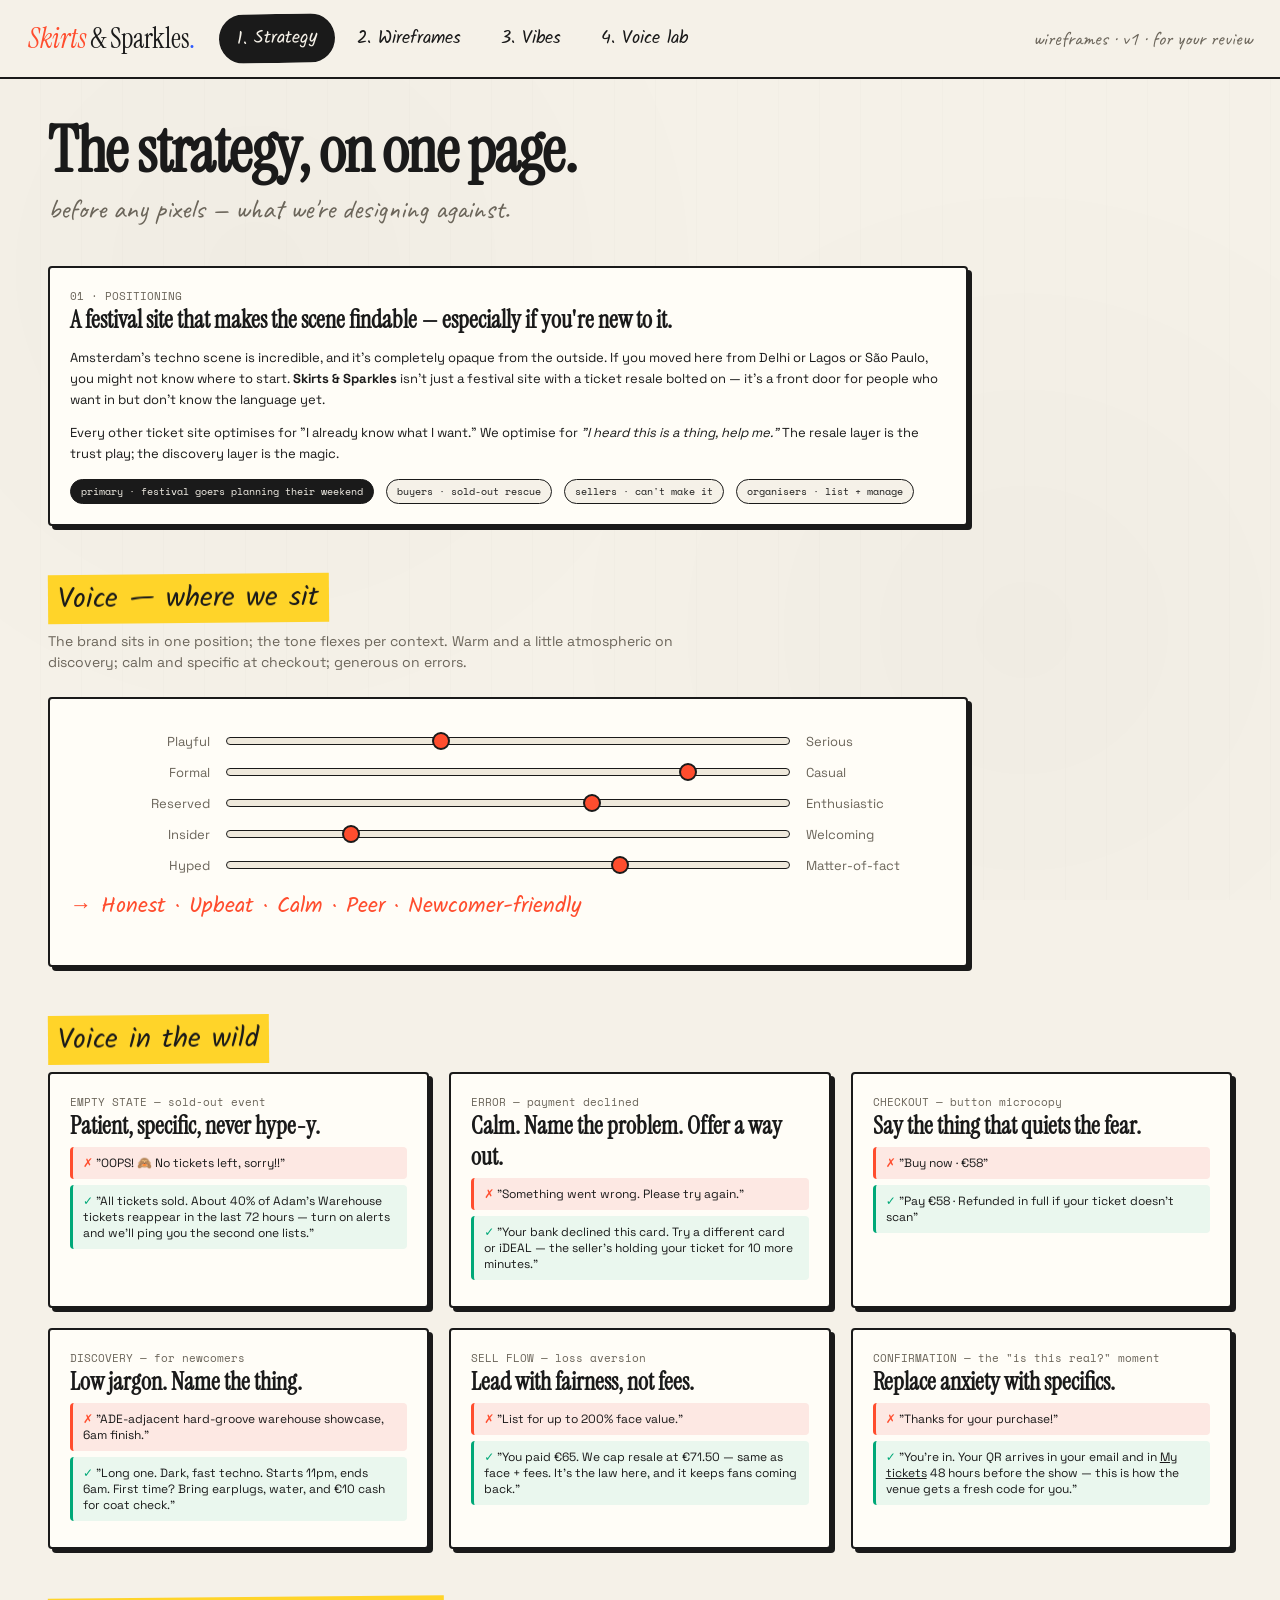
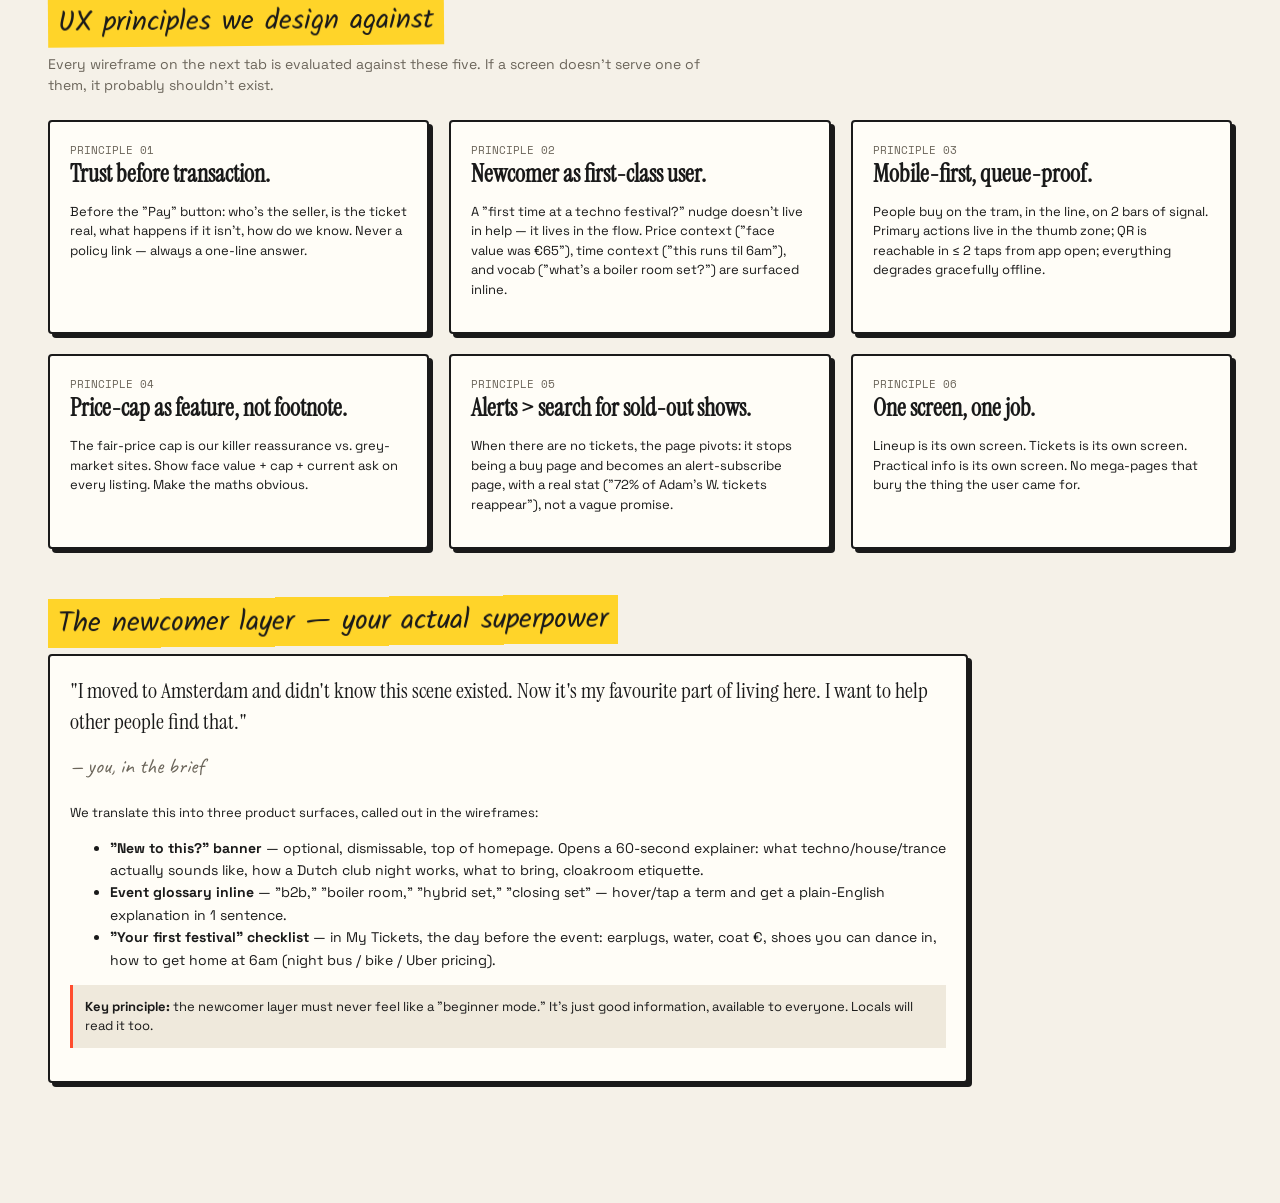
<file: Skirts and Sparkles - Wireframes.html>
<!doctype html>
<html lang="en">
<head>
<meta charset="utf-8">
<title>Skirts & Sparkles — Wireframes & UX Strategy</title>
<meta name="viewport" content="width=1400">
<link href="https://fonts.googleapis.com/css2?family=Caveat:wght@400;600;700&family=Gloria+Hallelujah&family=Kalam:wght@400;700&family=Space+Grotesk:wght@400;500;600;700&family=Space+Mono:wght@400;700&family=Instrument+Serif&display=swap" rel="stylesheet">
<style>
  :root {
    --ink: #1a1a1a;
    --paper: #f5f1e8;
    --paper-2: #efe9dc;
    --line: #1a1a1a;
    --muted: #6b655a;
    --accent: #ff4d2e;   /* red-orange marker */
    --accent-2: #2e5bff; /* blue pen */
    --accent-3: #ffd429; /* yellow highlighter */
    --accent-4: #00a878; /* green check */
    --hand: 'Kalam', cursive;
    --hand-tight: 'Caveat', cursive;
    --ui: 'Space Grotesk', system-ui, sans-serif;
    --mono: 'Space Mono', monospace;
    --serif: 'Instrument Serif', Georgia, serif;
  }
  * { box-sizing: border-box; }
  html, body { margin:0; padding:0; background: var(--paper); color: var(--ink); font-family: var(--ui); }

  /* paper texture */
  body::before {
    content: "";
    position: fixed; inset:0;
    background-image:
      radial-gradient(circle at 20% 30%, rgba(0,0,0,0.02) 0, transparent 40%),
      radial-gradient(circle at 80% 70%, rgba(0,0,0,0.02) 0, transparent 40%),
      repeating-linear-gradient(90deg, transparent 0 40px, rgba(0,0,0,0.01) 40px 41px);
    pointer-events:none; z-index:0;
  }

  /* top nav */
  .topnav {
    position: sticky; top:0; z-index:50;
    background: var(--paper);
    border-bottom: 2px solid var(--ink);
    padding: 14px 28px;
    display: flex; align-items: center; gap: 24px;
    flex-wrap: wrap;
  }
  .logo {
    font-family: var(--serif);
    font-size: 28px; line-height: 1;
    letter-spacing: -0.01em;
  }
  .logo em { font-style: italic; color: var(--accent); }
  .logo .dot { color: var(--accent-2); }
  .tabs { display:flex; gap:4px; flex-wrap: wrap; }
  .tab {
    font-family: var(--hand);
    font-size: 18px;
    padding: 8px 16px;
    border: 2px solid transparent;
    border-radius: 999px;
    cursor: pointer;
    background: transparent;
    color: var(--ink);
    transition: all .15s;
  }
  .tab:hover { background: var(--paper-2); }
  .tab.active {
    background: var(--ink);
    color: var(--paper);
    transform: rotate(-1deg);
  }
  .metanote {
    font-family: var(--hand-tight);
    font-size: 20px;
    color: var(--muted);
    margin-left: auto;
  }

  /* page content */
  main { position: relative; z-index:1; padding: 40px 48px 120px; max-width: 1400px; margin: 0 auto; }
  .pane { display: none; }
  .pane.active { display: block; }

  h1.page-h {
    font-family: var(--serif);
    font-size: 64px; line-height: 1.0;
    margin: 0 0 8px; letter-spacing: -0.02em;
  }
  .page-sub {
    font-family: var(--hand-tight);
    font-size: 28px; color: var(--muted);
    margin: 0 0 40px;
  }

  /* section */
  .section-h {
    font-family: var(--hand);
    font-size: 28px;
    margin: 48px 0 8px;
    display: inline-block;
    background: var(--accent-3);
    padding: 2px 10px;
    transform: rotate(-0.5deg);
  }
  .section-sub {
    font-family: var(--ui);
    font-size: 14px;
    color: var(--muted);
    max-width: 680px;
    margin: 0 0 24px;
    line-height: 1.5;
  }

  /* variant grid */
  .variant-grid {
    display: grid;
    gap: 28px;
    grid-template-columns: repeat(auto-fit, minmax(380px, 1fr));
    align-items: start;
  }
  .variant {
    border: 2px solid var(--ink);
    background: #fffdf7;
    border-radius: 4px;
    padding: 0;
    position: relative;
    overflow: hidden;
    box-shadow: 4px 4px 0 var(--ink);
  }
  .variant-label {
    font-family: var(--hand);
    font-size: 20px;
    padding: 8px 14px;
    background: var(--ink);
    color: var(--paper);
    display: flex;
    justify-content: space-between;
    align-items: baseline;
  }
  .variant-label .num {
    font-family: var(--mono);
    font-size: 11px;
    opacity: 0.7;
  }
  .variant-body {
    padding: 20px;
    min-height: 420px;
    position: relative;
  }
  .variant-note {
    font-family: var(--hand-tight);
    font-size: 18px;
    color: var(--muted);
    padding: 10px 14px;
    border-top: 1px dashed var(--ink);
    background: var(--paper);
  }

  /* wire primitives */
  .wire {
    border: 1.5px solid var(--ink);
    border-radius: 2px;
    position: relative;
  }
  .wire-dashed { border-style: dashed; }
  .wire-bg { background: rgba(0,0,0,0.03); }
  .wire-fill { background: var(--ink); color: var(--paper); }
  .wire-accent { background: var(--accent); color: white; }
  .wire-yellow { background: var(--accent-3); }
  .wire-blue { background: var(--accent-2); color: white; }
  .wire-green { background: var(--accent-4); color: white; }
  .hand { font-family: var(--hand); }
  .handT { font-family: var(--hand-tight); }
  .mono { font-family: var(--mono); }
  .serif { font-family: var(--serif); }

  /* reusable wire bits */
  .wire-h {
    font-family: var(--serif);
    font-size: 22px;
    margin: 0 0 6px;
    line-height: 1.1;
  }
  .wire-sub { font-family: var(--hand-tight); font-size: 18px; color: var(--muted); margin: 0 0 12px;}
  .wire-p { font-family: var(--ui); font-size: 12px; color: var(--ink); line-height: 1.4; margin: 0 0 8px;}
  .wire-label { font-family: var(--mono); font-size: 10px; letter-spacing: 0.08em; text-transform: uppercase; color: var(--muted);}

  .btn-wire {
    display: inline-flex; align-items: center; justify-content: center; gap: 8px;
    padding: 10px 16px; border: 2px solid var(--ink); border-radius: 999px;
    font-family: var(--ui); font-weight: 600; font-size: 13px;
    background: var(--ink); color: var(--paper); cursor: default;
  }
  .btn-wire.ghost { background: transparent; color: var(--ink); }
  .btn-wire.accent { background: var(--accent); color: white; border-color: var(--accent); }

  .chip {
    display: inline-flex; align-items: center; gap: 6px;
    padding: 4px 10px; border: 1.5px solid var(--ink); border-radius: 999px;
    font-family: var(--mono); font-size: 10px; background: var(--paper);
  }
  .chip.filled { background: var(--ink); color: var(--paper); }
  .chip.yellow { background: var(--accent-3); }
  .chip.green { background: var(--accent-4); color: white; border-color: var(--accent-4); }

  /* sketchy placeholder image */
  .ph {
    background:
      repeating-linear-gradient(45deg, rgba(0,0,0,0.05) 0 6px, transparent 6px 12px);
    border: 1.5px dashed var(--ink);
    display:flex; align-items: center; justify-content: center;
    font-family: var(--mono); font-size: 10px; color: var(--muted);
    text-align: center; padding: 8px;
  }

  /* circles crosses etc */
  .bullet { display: inline-block; width: 8px; height: 8px; border-radius: 50%; background: var(--ink); margin-right: 6px; vertical-align: middle;}
  .arrow {
    font-family: var(--hand);
    color: var(--accent);
    font-size: 22px;
    position: absolute;
  }

  /* strategy cards */
  .strat-grid {
    display: grid; gap: 20px;
    grid-template-columns: repeat(auto-fit, minmax(320px, 1fr));
  }
  .strat-card {
    border: 2px solid var(--ink);
    background: #fffdf7;
    padding: 20px;
    border-radius: 4px;
    box-shadow: 4px 4px 0 var(--ink);
  }
  .strat-card h3 {
    font-family: var(--serif);
    font-size: 24px;
    margin: 0 0 4px;
  }
  .strat-card .num {
    font-family: var(--mono);
    font-size: 11px;
    color: var(--muted);
  }
  .strat-card p {
    font-size: 13px; line-height: 1.5;
  }
  .strat-card .do, .strat-card .dont {
    font-family: var(--ui); font-size: 12px;
    padding: 8px 10px; border-radius: 4px; margin: 6px 0;
    border-left: 3px solid;
  }
  .strat-card .do { background: #eaf7ee; border-color: var(--accent-4); }
  .strat-card .dont { background: #fde8e3; border-color: var(--accent); }
  .strat-card .do::before { content: "✓ "; color: var(--accent-4); font-weight: 700;}
  .strat-card .dont::before { content: "✗ "; color: var(--accent); font-weight: 700;}

  /* voice spectrum */
  .spectrum {
    display: grid;
    grid-template-columns: 140px 1fr 140px;
    align-items: center;
    gap: 16px;
    margin: 14px 0;
    font-family: var(--ui); font-size: 13px;
  }
  .spectrum .bar {
    height: 8px; background: var(--paper-2); border: 1.5px solid var(--ink); border-radius: 999px;
    position: relative;
  }
  .spectrum .dot-mark {
    position: absolute; top: 50%; transform: translate(-50%, -50%);
    width: 18px; height: 18px; border-radius: 50%;
    background: var(--accent); border: 2px solid var(--ink);
  }
  .spectrum .left { text-align: right; color: var(--muted); }
  .spectrum .right { color: var(--muted); }

  /* phone frame */
  .phone {
    width: 280px;
    height: 560px;
    border: 2.5px solid var(--ink);
    border-radius: 32px;
    padding: 10px;
    background: #fffdf7;
    position: relative;
    box-shadow: 4px 4px 0 var(--ink);
  }
  .phone::before {
    content:"";
    position:absolute; top: 10px; left: 50%; transform: translateX(-50%);
    width: 80px; height: 6px; background: var(--ink); border-radius: 999px;
  }
  .phone-screen {
    width: 100%; height: 100%;
    border: 1.5px solid var(--ink);
    border-radius: 22px;
    overflow: hidden;
    background: var(--paper);
    display: flex;
    flex-direction: column;
  }

  /* tweaks */
  .tweaks {
    position: fixed; bottom: 20px; right: 20px; z-index: 100;
    background: var(--paper);
    border: 2px solid var(--ink);
    border-radius: 12px;
    padding: 16px;
    box-shadow: 4px 4px 0 var(--ink);
    display: none;
    width: 260px;
    font-family: var(--ui);
  }
  .tweaks.on { display: block; }
  .tweaks h4 { font-family: var(--hand); font-size: 22px; margin: 0 0 10px; }
  .tweaks label { font-size: 12px; display: flex; justify-content: space-between; align-items: center; margin: 8px 0; }
  .tweaks select { font-family: var(--mono); font-size: 11px; border: 1.5px solid var(--ink); border-radius: 4px; padding: 4px 6px; background: white; }
  .tweaks .row { display: flex; gap: 6px; flex-wrap: wrap; margin-top: 4px; }
  .tweaks .pill { border: 1.5px solid var(--ink); background: white; padding: 4px 10px; font-family: var(--mono); font-size: 10px; border-radius: 999px; cursor: pointer; }
  .tweaks .pill.on { background: var(--ink); color: var(--paper); }

  /* annotations */
  .anno {
    font-family: var(--hand-tight);
    color: var(--accent);
    font-size: 17px;
    position: absolute;
    pointer-events: none;
    line-height: 1.1;
  }
  .anno::before {
    content: "←";
    margin-right: 4px;
  }

  /* greyscale mode */
  body.grey .variant, body.grey .phone, body.grey .wire-fill, body.grey .wire-accent, body.grey .wire-blue, body.grey .wire-yellow, body.grey .wire-green {
    filter: grayscale(1);
  }

  /* small helpers */
  .row { display:flex; }
  .col { display:flex; flex-direction: column; }
  .gap-4 { gap: 4px; } .gap-8 { gap: 8px;} .gap-12 { gap:12px;} .gap-16 { gap:16px;}
  .between { justify-content: space-between; }
  .center { align-items: center; }
  .mt-8 { margin-top: 8px;} .mt-12 { margin-top: 12px;} .mt-16 { margin-top: 16px;} .mt-24 { margin-top: 24px;}
  .mb-8 { margin-bottom: 8px;} .mb-12 { margin-bottom: 12px;}
  .p-8 { padding: 8px;} .p-12 { padding: 12px;}
  .w-full { width: 100%; }
  .h-40 { height: 40px;} .h-60 { height: 60px;} .h-80 { height: 80px;} .h-100 { height: 100px;} .h-120 { height: 120px;} .h-140 { height: 140px;}

  /* copy sample card */
  .copy-lab {
    display: grid;
    grid-template-columns: 180px 1fr 1fr 1fr;
    gap: 12px;
    align-items: stretch;
    border-bottom: 1.5px dashed var(--ink);
    padding: 20px 0;
  }
  .copy-lab:last-child { border-bottom: none; }
  .copy-lab > div { font-size: 13px; line-height: 1.4; }
  .copy-lab .scenario { font-family: var(--hand); font-size: 22px; }
  .copy-lab .scenario small { display: block; font-family: var(--ui); font-size: 11px; color: var(--muted); margin-top: 4px; font-weight: 400; }
  .copy-card {
    border: 1.5px solid var(--ink); border-radius: 4px; padding: 14px;
    background: #fffdf7;
    display: flex; flex-direction: column; gap: 6px;
  }
  .copy-card .ttl { font-family: var(--mono); font-size: 10px; text-transform: uppercase; letter-spacing: 0.08em; color: var(--muted); }
  .copy-card .txt { font-family: var(--ui); font-size: 13px; line-height: 1.4; }
  .copy-card.warm { border-color: #c77455; }
  .copy-card.cool { border-color: #3a4a5c; }
  .copy-card.scene { border-color: var(--accent); background: #1a1a1a; color: var(--paper); }
  .copy-card.scene .ttl { color: rgba(255,255,255,0.6); }

  /* vibe cards */
  .vibe-card {
    border: 2px solid var(--ink);
    border-radius: 4px;
    overflow: hidden;
    box-shadow: 6px 6px 0 var(--ink);
  }
  .vibe-head {
    padding: 14px 16px;
    border-bottom: 2px solid var(--ink);
    font-family: var(--hand);
    font-size: 22px;
    background: var(--paper-2);
    display: flex; justify-content: space-between; align-items: baseline;
  }
  .vibe-head .sub { font-family: var(--ui); font-size: 11px; color: var(--muted); font-weight: 400; }
  .vibe-body { padding: 0; min-height: 480px; position: relative; }

  /* vibe A — dutch */
  .v-dutch { background: #faf8f3; font-family: 'Inter', var(--ui); }
  .v-dutch .hero { padding: 32px 28px; }
  .v-dutch h1 { font-family: var(--serif); font-size: 48px; line-height: 0.95; margin: 0 0 16px; letter-spacing: -0.02em; }
  .v-dutch .kicker { font-family: var(--mono); font-size: 10px; letter-spacing: 0.15em; text-transform: uppercase; color: #888; margin-bottom: 8px;}
  .v-dutch .meta { display: flex; gap: 20px; font-size: 12px; margin: 12px 0 20px; color: #444; }
  .v-dutch .btn { background: #1a1a1a; color: #fff; padding: 10px 18px; border-radius: 999px; font-size: 13px; font-weight: 600; display: inline-block;}
  .v-dutch .ph-img { margin: 16px 28px; height: 120px; background: repeating-linear-gradient(45deg, #eee 0 6px, transparent 6px 12px); border: 1px dashed #bbb; display: flex; align-items: center; justify-content: center; font-family: var(--mono); font-size: 10px; color: #888; }

  /* vibe B — warehouse */
  .v-ware { background: #0d0d0d; color: #e8e8e8; position: relative; }
  .v-ware::before { content:""; position: absolute; inset:0; background-image: radial-gradient(circle at 70% 20%, rgba(255,77,46,0.25), transparent 50%); }
  .v-ware .hero { padding: 28px; position: relative; }
  .v-ware h1 { font-family: 'Space Mono', monospace; font-size: 42px; line-height: 0.95; margin: 0 0 8px; text-transform: uppercase; letter-spacing: -0.02em;}
  .v-ware h1 em { color: var(--accent); font-style: normal; }
  .v-ware .kicker { font-family: var(--mono); font-size: 10px; color: var(--accent); letter-spacing: 0.15em; }
  .v-ware .meta { font-family: var(--mono); font-size: 11px; color: #999; margin: 12px 0;}
  .v-ware .btn { background: var(--accent); color: #fff; padding: 12px 18px; font-family: var(--mono); font-weight: 700; font-size: 12px; text-transform: uppercase; display: inline-block; letter-spacing: 0.1em;}
  .v-ware .strip { border-top: 1px solid #333; border-bottom: 1px solid #333; padding: 10px 28px; font-family: var(--mono); font-size: 11px; color: #666; display: flex; justify-content: space-between; margin-top: 16px; }

  /* vibe C — newcomer / warm editorial */
  .v-warm { background: linear-gradient(180deg, #fdf4e8, #fce6d4); }
  .v-warm .hero { padding: 28px; }
  .v-warm h1 { font-family: var(--serif); font-size: 46px; font-style: italic; line-height: 0.98; margin: 0 0 8px; color: #2a1810; }
  .v-warm h1 .spark { color: var(--accent); font-style: normal; font-family: var(--hand); font-size: 36px; display: inline-block; transform: rotate(-4deg); }
  .v-warm .kicker { font-family: var(--hand); font-size: 18px; color: #c44; margin-bottom: 4px; }
  .v-warm .meta { font-size: 13px; color: #6a4a30; margin: 12px 0 20px; line-height: 1.5; max-width: 90%;}
  .v-warm .btn { background: #2a1810; color: #fdf4e8; padding: 12px 20px; border-radius: 999px; font-family: var(--ui); font-weight: 600; font-size: 13px; display: inline-block;}
  .v-warm .btn.sec { background: transparent; color: #2a1810; border: 2px solid #2a1810; margin-left: 8px; }

</style>
</head>
<body>

<nav class="topnav">
  <div class="logo"><em>Skirts</em> & Sparkles<span class="dot">.</span></div>
  <div class="tabs" id="tabs">
    <button class="tab active" data-pane="strategy">1. Strategy</button>
    <button class="tab" data-pane="wireframes">2. Wireframes</button>
    <button class="tab" data-pane="vibes">3. Vibes</button>
    <button class="tab" data-pane="voice">4. Voice lab</button>
  </div>
  <div class="metanote">wireframes &middot; v1 &middot; for your review</div>
</nav>

<main>
  <section class="pane active" id="pane-strategy"></section>
  <section class="pane" id="pane-wireframes"></section>
  <section class="pane" id="pane-vibes"></section>
  <section class="pane" id="pane-voice"></section>
</main>

<div class="tweaks" id="tweaks">
  <h4>Tweaks</h4>
  <label>Fidelity
    <div class="row">
      <span class="pill on" data-set="fidelity" data-val="sketchy">sketchy</span>
      <span class="pill" data-set="fidelity" data-val="grey">greyscale</span>
    </div>
  </label>
  <label>Wireframe screen
    <select id="screenSelect">
      <option value="all">All (scroll)</option>
      <option value="home">Homepage</option>
      <option value="event">Event detail</option>
      <option value="listing">Ticket listing</option>
      <option value="buy">Buy flow</option>
      <option value="sell">Sell flow</option>
      <option value="account">My tickets + alerts</option>
      <option value="mobile">Mobile / in queue</option>
      <option value="empty">Empty & errors</option>
    </select>
  </label>
  <label>Voice lab tone
    <div class="row">
      <span class="pill on" data-set="tone" data-val="all">all 3</span>
      <span class="pill" data-set="tone" data-val="warm">warm</span>
      <span class="pill" data-set="tone" data-val="cool">cool</span>
      <span class="pill" data-set="tone" data-val="scene">scene</span>
    </div>
  </label>
</div>

<script type="application/json" id="tweak-defaults">
/*EDITMODE-BEGIN*/{
  "fidelity": "sketchy",
  "tone": "scene",
  "screen": "all"
}/*EDITMODE-END*/
</script>

<script src="strategy.js?v=2"></script>
<script src="wireframes.js?v=2"></script>
<script src="vibes.js?v=2"></script>
<script src="voice.js?v=2"></script>
<script src="app.js?v=2"></script>

</body>
</html>
</file>
